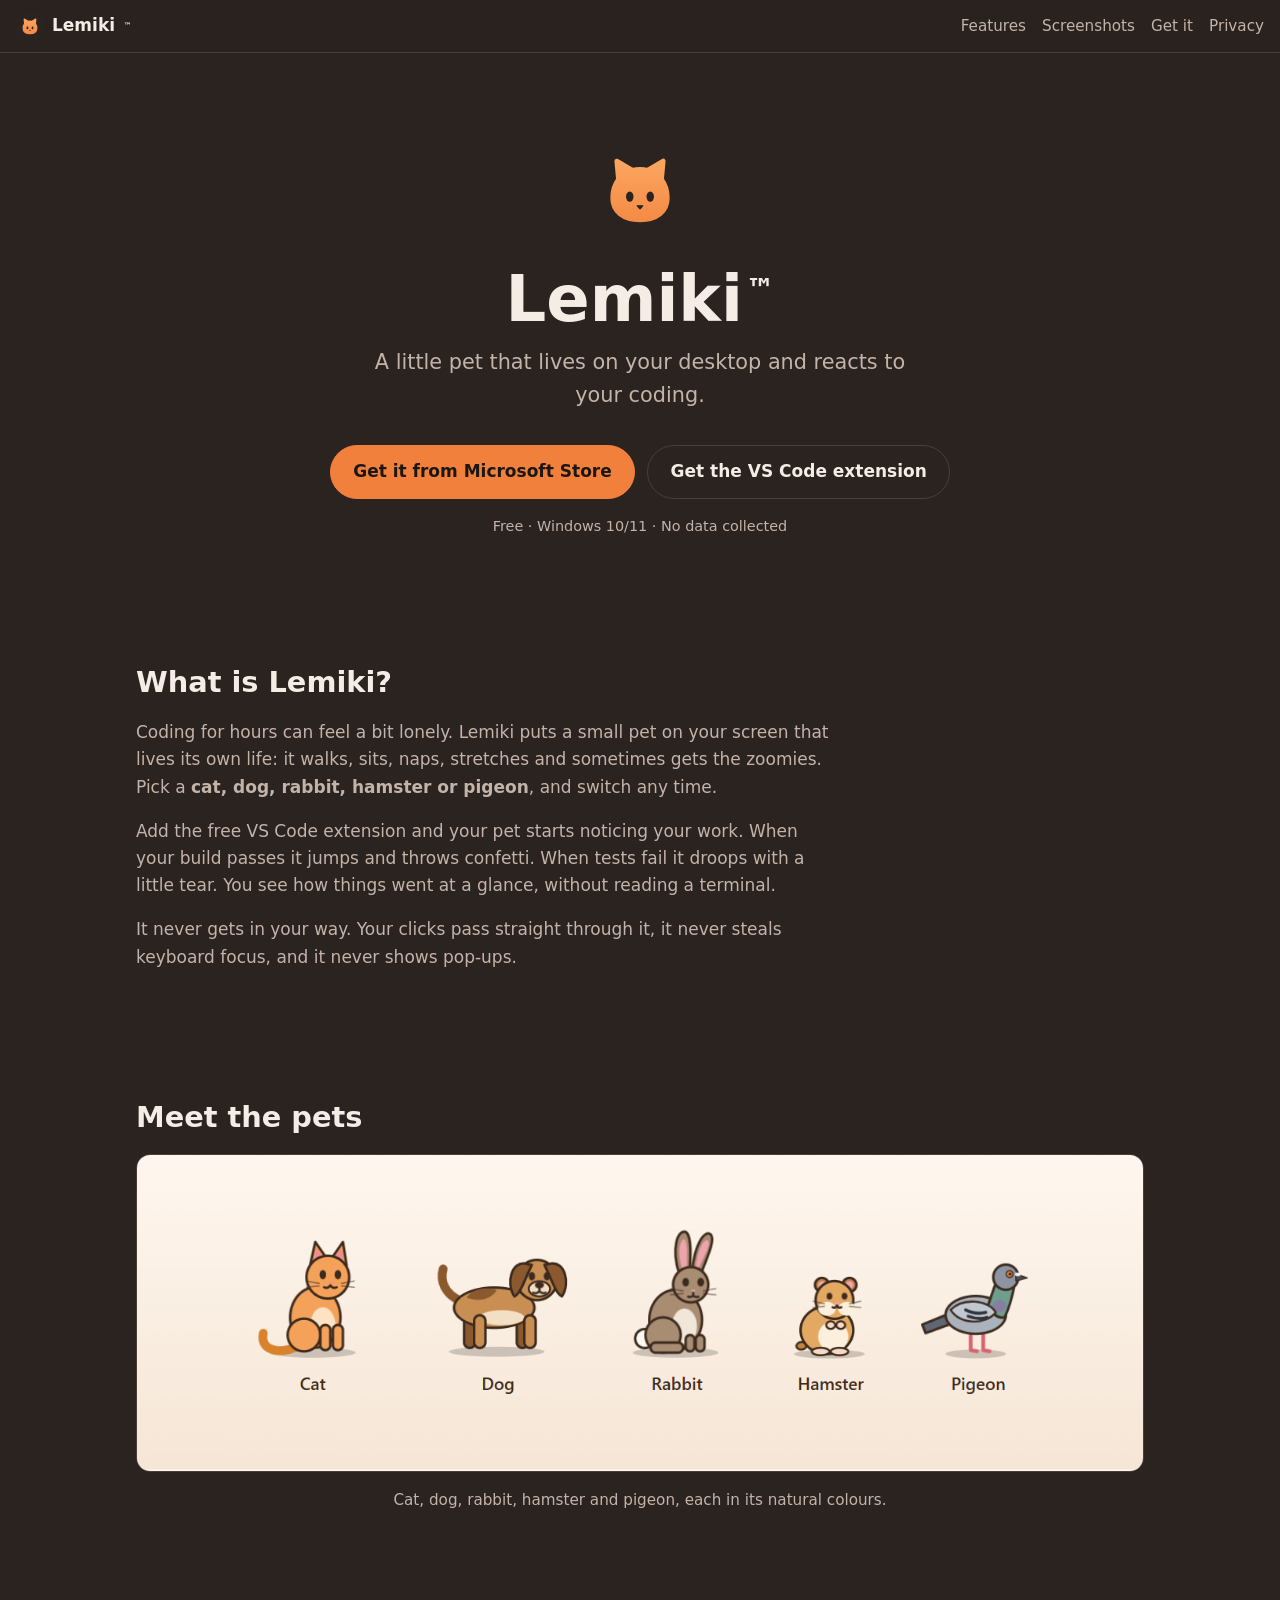
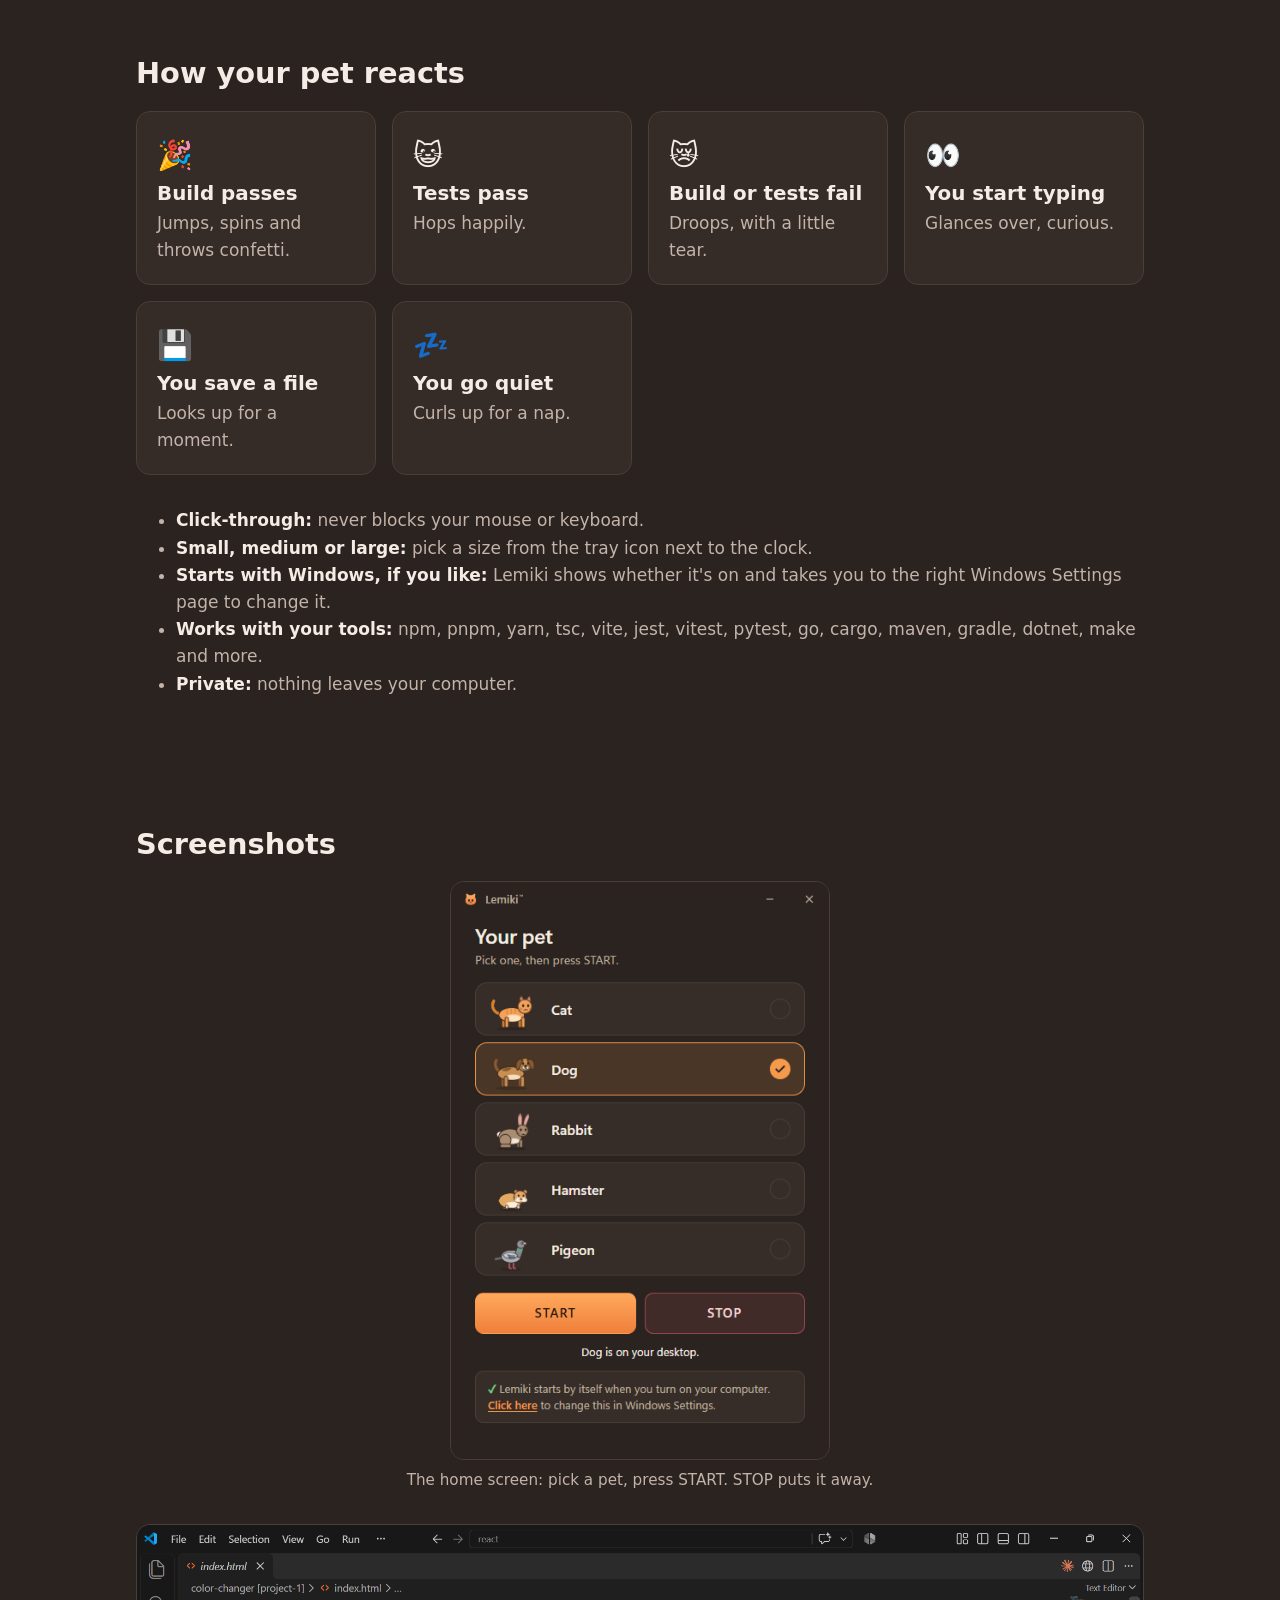
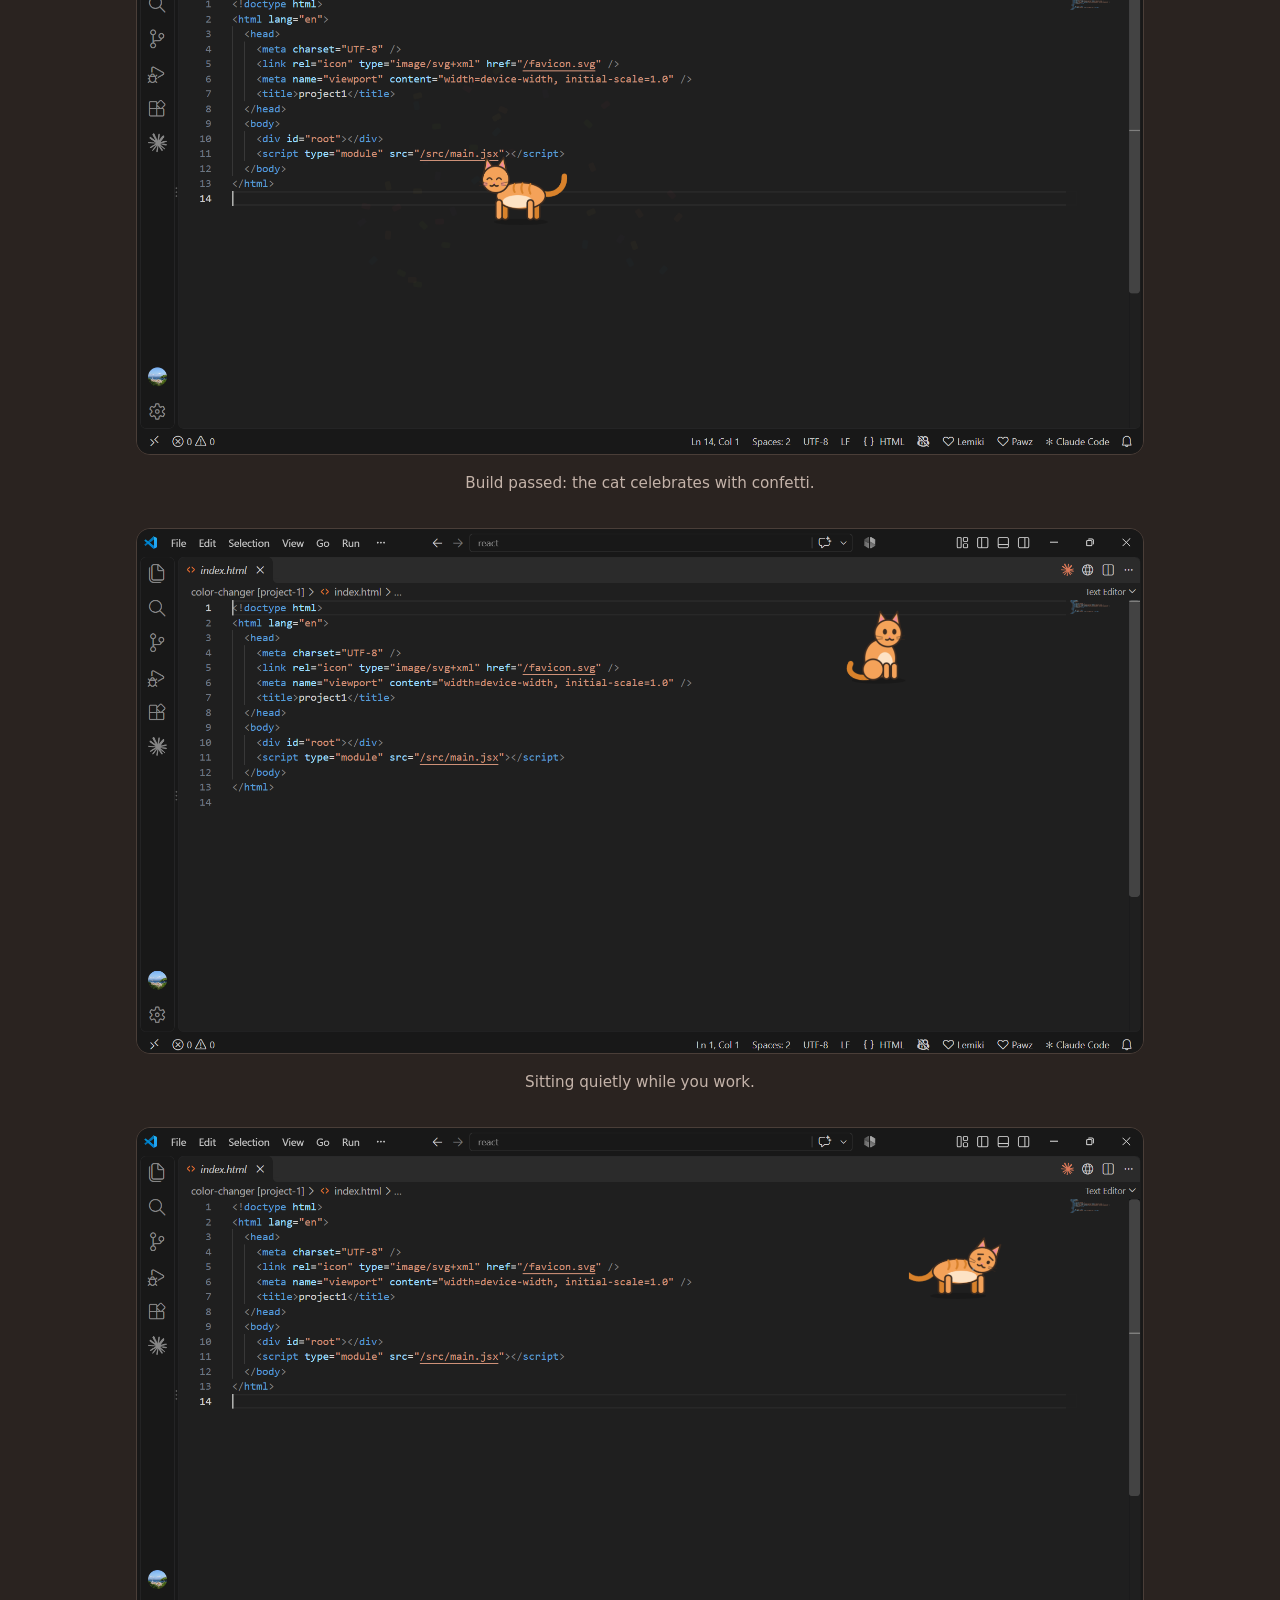
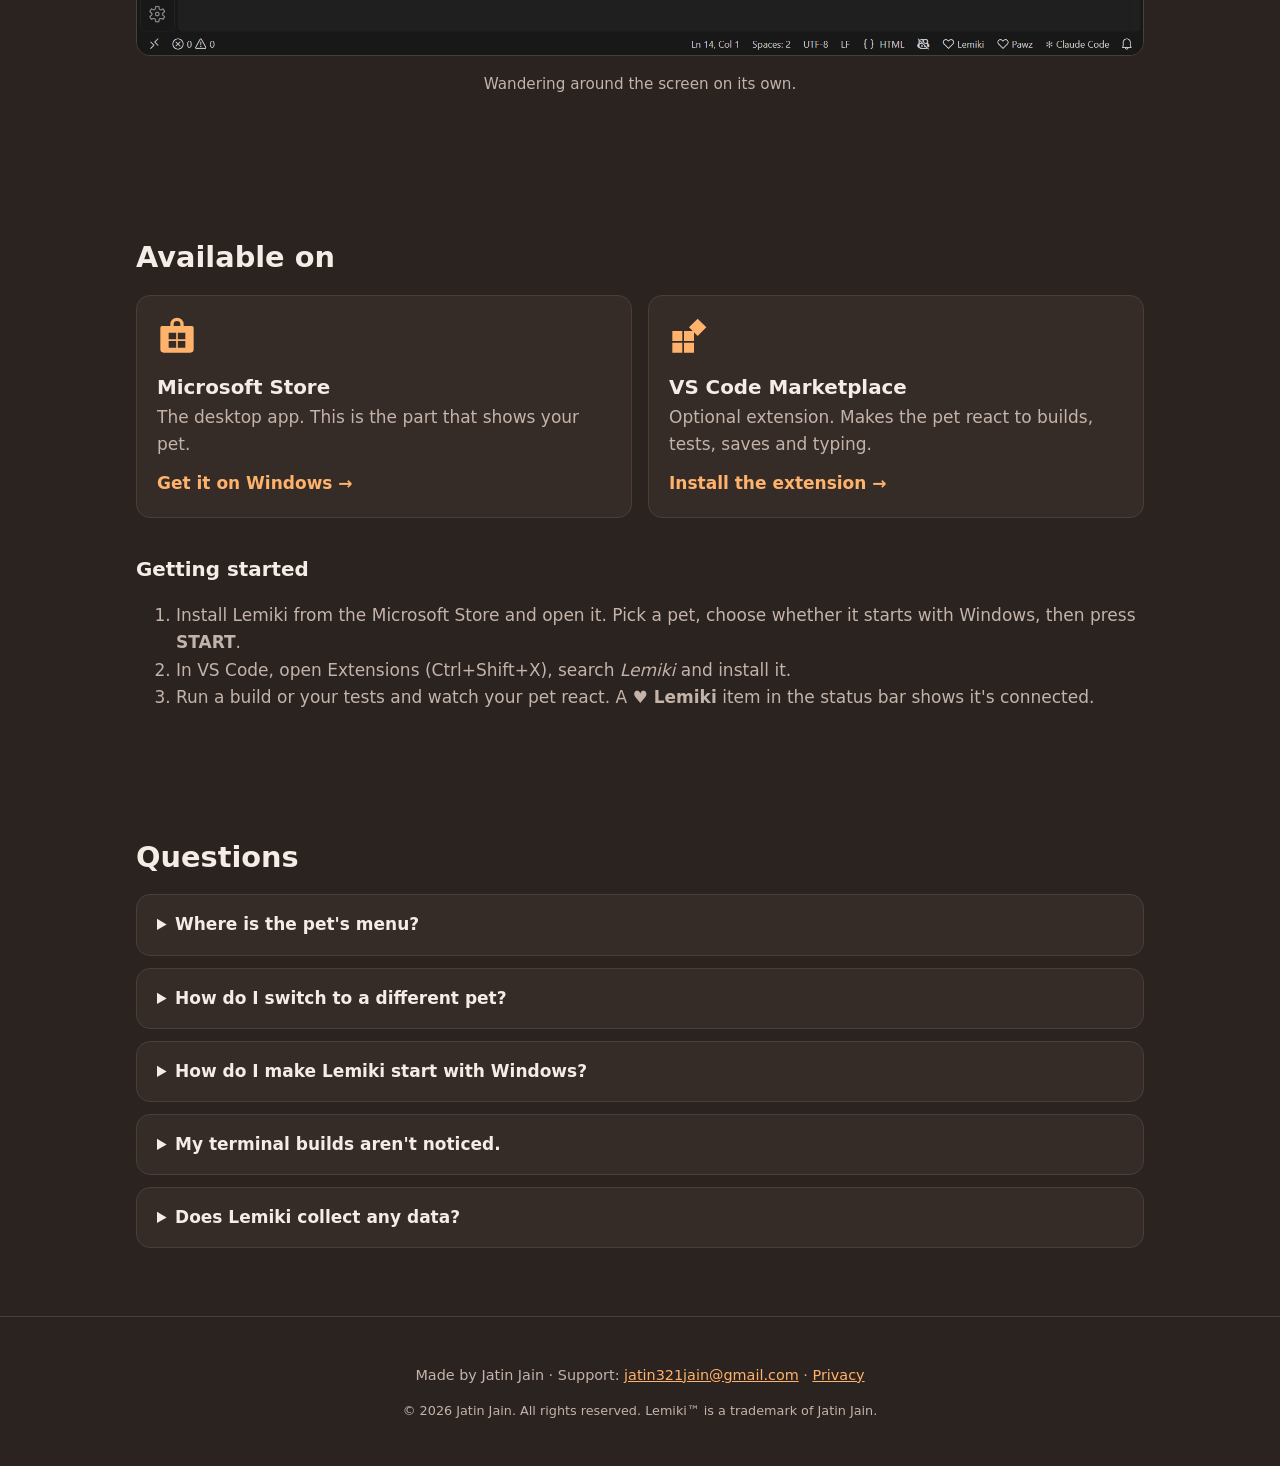
<file: index.html>
<!doctype html>
<html lang="en">
  <head>
    <meta charset="UTF-8" />
    <meta name="viewport" content="width=device-width, initial-scale=1" />
    <title>Lemiki™ · A desktop pet that reacts to your coding</title>
    <meta
      name="description"
      content="Lemiki is a little pet (cat, dog, rabbit, hamster or pigeon) that lives on your desktop while you code. It celebrates passing builds, gets sad when tests fail and naps when you're away."
    />
    <link rel="icon" type="image/svg+xml" href="assets/icon.svg" />
    <meta property="og:title" content="Lemiki™" />
    <meta property="og:description" content="A little pet that lives on your desktop and reacts to your coding." />
    <meta property="og:image" content="https://jatin-jain-123.github.io/lemiki/screenshots/celebrating.png" />
    <meta property="og:url" content="https://jatin-jain-123.github.io/lemiki/" />
    <meta name="twitter:card" content="summary_large_image" />
    <link rel="stylesheet" href="styles.css" />
  </head>
  <body>
    <header class="nav">
      <a class="brand" href="./"><img src="assets/icon.svg" alt="" width="28" height="28" />Lemiki<sup class="tm" title="Lemiki is a trademark of Jatin Jain">™</sup></a>
      <nav>
        <a href="#features">Features</a>
        <a href="#screenshots">Screenshots</a>
        <a href="#get">Get it</a>
        <a href="privacy.html">Privacy</a>
      </nav>
    </header>

    <main>
      <!-- Title + tagline -->
      <section class="hero">
        <img class="hero-logo" src="assets/icon.svg" alt="Lemiki logo" width="112" height="112" />
        <h1>Lemiki<sup class="tm" title="Lemiki is a trademark of Jatin Jain">™</sup></h1>
        <p class="tagline">A little pet that lives on your desktop and reacts to your coding.</p>
        <div class="cta">
          <a class="button primary" href="https://apps.microsoft.com/detail/9N3KJWB1CTH1">Get it from Microsoft Store</a>
          <a class="button" href="https://marketplace.visualstudio.com/items?itemName=Jatin-Jain.lemiki"
            >Get the VS Code extension</a
          >
        </div>
        <p class="note">Free · Windows 10/11 · No data collected</p>
      </section>

      <!-- Description -->
      <section class="description">
        <h2>What is Lemiki?</h2>
        <p>
          Coding for hours can feel a bit lonely. Lemiki puts a small pet on your screen that lives its own life: it
          walks, sits, naps, stretches and sometimes gets the zoomies. Pick a <strong>cat, dog, rabbit, hamster or
          pigeon</strong>, and switch any time.
        </p>
        <p>
          Add the free VS Code extension and your pet starts noticing your work. When your build passes it jumps and
          throws confetti. When tests fail it droops with a little tear. You see how things went at a glance, without
          reading a terminal.
        </p>
        <p>
          It never gets in your way. Your clicks pass straight through it, it never steals keyboard focus, and it never
          shows pop-ups.
        </p>
      </section>

      <section id="pets" class="screenshots">
        <h2>Meet the pets</h2>
        <figure>
          <img src="screenshots/pets.png" alt="The five Lemiki pets: cat, dog, rabbit, hamster and pigeon" loading="lazy" />
          <figcaption>Cat, dog, rabbit, hamster and pigeon, each in its natural colours.</figcaption>
        </figure>
      </section>

      <section id="features" class="features">
        <h2>How your pet reacts</h2>
        <div class="grid">
          <div class="card"><span class="emoji">🎉</span><h3>Build passes</h3><p>Jumps, spins and throws confetti.</p></div>
          <div class="card"><span class="emoji">😺</span><h3>Tests pass</h3><p>Hops happily.</p></div>
          <div class="card"><span class="emoji">😿</span><h3>Build or tests fail</h3><p>Droops, with a little tear.</p></div>
          <div class="card"><span class="emoji">👀</span><h3>You start typing</h3><p>Glances over, curious.</p></div>
          <div class="card"><span class="emoji">💾</span><h3>You save a file</h3><p>Looks up for a moment.</p></div>
          <div class="card"><span class="emoji">💤</span><h3>You go quiet</h3><p>Curls up for a nap.</p></div>
        </div>
        <ul class="facts">
          <li><strong>Click-through:</strong> never blocks your mouse or keyboard.</li>
          <li><strong>Small, medium or large:</strong> pick a size from the tray icon next to the clock.</li>
          <li><strong>Starts with Windows, if you like:</strong> Lemiki shows whether it's on and takes you to the right Windows Settings page to change it.</li>
          <li>
            <strong>Works with your tools:</strong> npm, pnpm, yarn, tsc, vite, jest, vitest, pytest, go, cargo, maven,
            gradle, dotnet, make and more.
          </li>
          <li><strong>Private:</strong> nothing leaves your computer.</li>
        </ul>
      </section>

      <!-- Screenshots -->
      <section id="screenshots" class="screenshots">
        <h2>Screenshots</h2>
        <figure class="narrow">
          <img src="screenshots/home.png" alt="The Lemiki home screen: five pets with the dog ticked, START and STOP buttons, and the start-with-Windows status" loading="lazy" />
          <figcaption>The home screen: pick a pet, press START. STOP puts it away.</figcaption>
        </figure>
        <figure>
          <img src="screenshots/celebrating.png" alt="The cat celebrating with confetti over VS Code" loading="lazy" />
          <figcaption>Build passed: the cat celebrates with confetti.</figcaption>
        </figure>
        <figure>
          <img src="screenshots/sitting.png" alt="The cat sitting on top of a VS Code window" loading="lazy" />
          <figcaption>Sitting quietly while you work.</figcaption>
        </figure>
        <figure>
          <img src="screenshots/walking.png" alt="The cat walking across the editor" loading="lazy" />
          <figcaption>Wandering around the screen on its own.</figcaption>
        </figure>
      </section>

      <!-- Platforms -->
      <section id="get" class="platforms">
        <h2>Available on</h2>
        <div class="grid two">
          <a class="platform" href="https://apps.microsoft.com/detail/9N3KJWB1CTH1" title="Get Lemiki from the Microsoft Store">
            <svg class="platform-icon" viewBox="0 0 24 24" aria-hidden="true"><path fill="currentColor" d="M8 6V5a4 4 0 0 1 8 0v1h5a1 1 0 0 1 1 1v13a2 2 0 0 1-2 2H4a2 2 0 0 1-2-2V7a1 1 0 0 1 1-1zm2 0h4V5a2 2 0 0 0-4 0zM7 10v4h4.5v-4zm5.5 0v4H17v-4zM7 15v4h4.5v-4zm5.5 0v4H17v-4z"/></svg>
            <h3>Microsoft Store</h3>
            <p>The desktop app. This is the part that shows your pet.</p>
            <span class="link">Get it on Windows →</span>
          </a>
          <a class="platform" href="https://marketplace.visualstudio.com/items?itemName=Jatin-Jain.lemiki" title="Install Lemiki from the VS Code Marketplace">
            <svg class="platform-icon" viewBox="0 0 24 24" aria-hidden="true"><path fill="currentColor" d="M2 9h6v6H2zM9 9h6v6H9zM2 16h6v6H2zM9 16h6v6H9zM17.2 1.6l5.2 5.2-5.2 5.2-5.2-5.2z"/></svg>
            <h3>VS Code Marketplace</h3>
            <p>Optional extension. Makes the pet react to builds, tests, saves and typing.</p>
            <span class="link">Install the extension →</span>
          </a>
        </div>
        <h3 class="steps-title">Getting started</h3>
        <ol class="steps">
          <li>Install Lemiki from the Microsoft Store and open it. Pick a pet, choose whether it starts with Windows, then press <strong>START</strong>.</li>
          <li>In VS Code, open Extensions (Ctrl+Shift+X), search <em>Lemiki</em> and install it.</li>
          <li>Run a build or your tests and watch your pet react. A <strong>♥ Lemiki</strong> item in the status bar shows it's connected.</li>
        </ol>
      </section>

      <section class="faq">
        <h2>Questions</h2>
        <details>
          <summary>Where is the pet's menu?</summary>
          <p>
            Click the orange cat-face icon next to the clock. Windows may hide it under the <strong>^</strong> arrow;
            drag it onto the taskbar to keep it visible. From there you can open the home screen, hide the pet, change
            its size or quit.
          </p>
        </details>
        <details>
          <summary>How do I switch to a different pet?</summary>
          <p>Open Lemiki (or click <strong>Open Lemiki</strong> in the tray menu), tick another pet and press <strong>START</strong>.</p>
        </details>
        <details>
          <summary>How do I make Lemiki start with Windows?</summary>
          <p>
            On the home screen, under START, use <strong>Click here</strong>. It opens <em>Settings › Apps › Startup</em>; switch
            Lemiki on (or off). When Lemiki starts this way, your pet simply appears, with no windows.
          </p>
        </details>
        <details>
          <summary>My terminal builds aren't noticed.</summary>
          <p>
            Use PowerShell, bash, zsh or fish in VS Code (not the old cmd.exe), or run the build as a VS Code task
            (Ctrl+Shift+B).
          </p>
        </details>
        <details>
          <summary>Does Lemiki collect any data?</summary>
          <p>No. Everything stays on your computer. See the <a href="privacy.html">privacy policy</a>.</p>
        </details>
      </section>
    </main>

    <footer>
      <p>Made by Jatin Jain · Support: <a href="mailto:jatin321jain@gmail.com">jatin321jain@gmail.com</a> · <a href="privacy.html">Privacy</a></p>
      <p class="legal">© 2026 Jatin Jain. All rights reserved. Lemiki™ is a trademark of Jatin Jain.</p>
    </footer>
  </body>
</html>
</file>
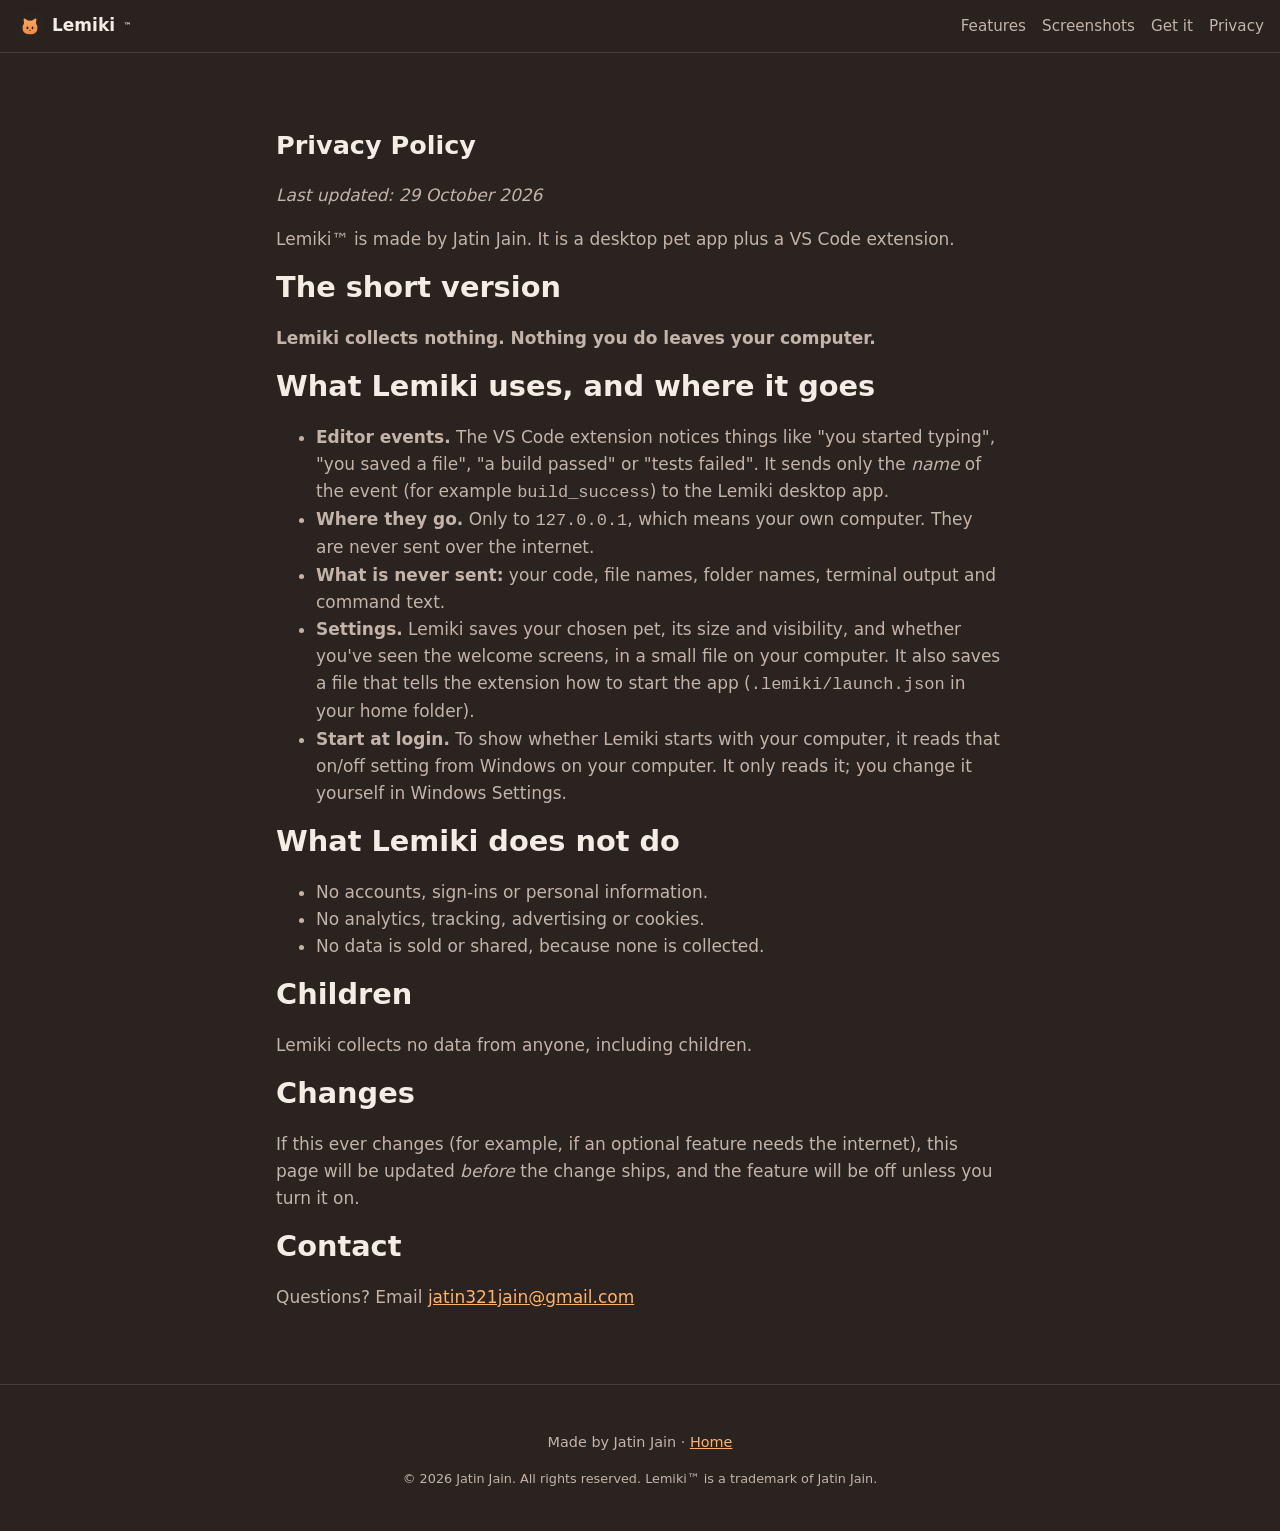
<file: privacy.html>
<!doctype html>
<html lang="en">
  <head>
    <meta charset="UTF-8" />
    <meta name="viewport" content="width=device-width, initial-scale=1" />
    <title>Lemiki™ · Privacy Policy</title>
    <meta name="description" content="Lemiki collects nothing. Nothing you do leaves your computer." />
    <link rel="icon" type="image/svg+xml" href="assets/icon.svg" />
    <link rel="stylesheet" href="styles.css" />
  </head>
  <body>
    <header class="nav">
      <a class="brand" href="./"><img src="assets/icon.svg" alt="" width="28" height="28" />Lemiki<sup class="tm" title="Lemiki is a trademark of Jatin Jain">™</sup></a>
      <nav>
        <a href="./#features">Features</a>
        <a href="./#screenshots">Screenshots</a>
        <a href="./#get">Get it</a>
        <a href="privacy.html">Privacy</a>
      </nav>
    </header>

    <main>
      <section class="page">
        <h1>Privacy Policy</h1>
        <p><em>Last updated: 29 October 2026</em></p>
        <p>Lemiki™ is made by Jatin Jain. It is a desktop pet app plus a VS Code extension.</p>

        <h2>The short version</h2>
        <p><strong>Lemiki collects nothing. Nothing you do leaves your computer.</strong></p>

        <h2>What Lemiki uses, and where it goes</h2>
        <ul>
          <li>
            <strong>Editor events.</strong> The VS Code extension notices things like "you started typing", "you saved
            a file", "a build passed" or "tests failed". It sends only the <em>name</em> of the event (for example
            <code>build_success</code>) to the Lemiki desktop app.
          </li>
          <li>
            <strong>Where they go.</strong> Only to <code>127.0.0.1</code>, which means your own computer. They are
            never sent over the internet.
          </li>
          <li><strong>What is never sent:</strong> your code, file names, folder names, terminal output and command text.</li>
          <li>
            <strong>Settings.</strong> Lemiki saves your chosen pet, its size and visibility, and whether you've seen the
            welcome screens, in a small file on your computer. It also saves a file that tells the extension how to start
            the app (<code>.lemiki/launch.json</code> in your home folder).
          </li>
          <li>
            <strong>Start at login.</strong> To show whether Lemiki starts with your computer, it reads that on/off
            setting from Windows on your computer. It only reads it; you change it yourself in Windows Settings.
          </li>
        </ul>

        <h2>What Lemiki does not do</h2>
        <ul>
          <li>No accounts, sign-ins or personal information.</li>
          <li>No analytics, tracking, advertising or cookies.</li>
          <li>No data is sold or shared, because none is collected.</li>
        </ul>

        <h2>Children</h2>
        <p>Lemiki collects no data from anyone, including children.</p>

        <h2>Changes</h2>
        <p>
          If this ever changes (for example, if an optional feature needs the internet), this page will be updated
          <em>before</em> the change ships, and the feature will be off unless you turn it on.
        </p>

        <h2>Contact</h2>
        <p>Questions? Email <a href="mailto:jatin321jain@gmail.com">jatin321jain@gmail.com</a></p>
      </section>
    </main>

    <footer>
      <p>Made by Jatin Jain · <a href="./">Home</a></p>
      <p class="legal">© 2026 Jatin Jain. All rights reserved. Lemiki™ is a trademark of Jatin Jain.</p>
    </footer>
  </body>
</html>
</file>
<file: styles.css>
:root {
  --bg: #2a2320;
  --bg-raised: #352c28;
  --line: #4a3e38;
  --text: #f6ece6;
  --muted: #c4b3a9;
  --accent: #f0803c;
  --accent-soft: #ffb26b;
  --radius: 14px;
}

* {
  box-sizing: border-box;
}

html {
  scroll-behavior: smooth;
}

body {
  margin: 0;
  background: var(--bg);
  color: var(--text);
  font: 17px/1.6 system-ui, -apple-system, 'Segoe UI', Roboto, sans-serif;
}

a {
  color: var(--accent-soft);
}

h1,
h2,
h3 {
  line-height: 1.2;
}

h2 {
  font-size: 1.8rem;
  margin: 0 0 1.25rem;
}

main > section {
  max-width: 1040px;
  margin: 0 auto;
  padding: 3.5rem 16px;
}

/* Top bar */
.nav {
  position: sticky;
  top: 0;
  z-index: 1;
  display: flex;
  align-items: center;
  justify-content: space-between;
  gap: 1rem;
  padding: 0.75rem 16px;
  background: rgb(42 35 32 / 0.92);
  backdrop-filter: blur(8px);
  border-bottom: 1px solid var(--line);
}

.brand {
  display: flex;
  align-items: center;
  gap: 0.5rem;
  color: var(--text);
  font-weight: 700;
  text-decoration: none;
}

.nav nav {
  display: flex;
  flex-wrap: wrap;
  gap: 1rem;
}

.nav nav a {
  color: var(--muted);
  text-decoration: none;
  font-size: 0.95rem;
}

.nav nav a:hover {
  color: var(--text);
}

/* Hero */
.hero {
  text-align: center;
  padding-top: 5rem !important;
}

.hero h1 {
  font-size: clamp(2.6rem, 8vw, 4rem);
  margin: 0.5rem 0;
}

.tagline {
  font-size: 1.3rem;
  color: var(--muted);
  max-width: 34rem;
  margin: 0 auto 2rem;
}

.cta {
  display: flex;
  flex-wrap: wrap;
  justify-content: center;
  gap: 0.75rem;
}

.button {
  display: inline-block;
  padding: 0.8rem 1.4rem;
  border-radius: 999px;
  border: 1px solid var(--line);
  color: var(--text);
  text-decoration: none;
  font-weight: 600;
}

.button.primary {
  background: var(--accent);
  border-color: var(--accent);
  color: #1d1714;
}

.button:hover {
  filter: brightness(1.1);
}

.note {
  color: var(--muted);
  font-size: 0.9rem;
  margin-top: 1rem;
}

/* Description */
.description p {
  max-width: 44rem;
  color: var(--muted);
}

/* Cards */
.grid {
  display: grid;
  grid-template-columns: repeat(auto-fit, minmax(220px, 1fr));
  gap: 1rem;
}

.grid.two {
  grid-template-columns: repeat(auto-fit, minmax(280px, 1fr));
}

.card,
.platform {
  background: var(--bg-raised);
  border: 1px solid var(--line);
  border-radius: var(--radius);
  padding: 1.25rem;
}

.card h3,
.platform h3 {
  margin: 0.25rem 0;
}

.card p,
.platform p {
  margin: 0;
  color: var(--muted);
}

.emoji {
  font-size: 1.8rem;
}

.facts {
  margin-top: 2rem;
  color: var(--muted);
}

.facts strong {
  color: var(--text);
}

/* Screenshots */
.screenshots figure {
  margin: 0 0 2rem;
}

.screenshots img {
  width: 100%;
  height: auto;
  border-radius: var(--radius);
  border: 1px solid var(--line);
}

/* Portrait screenshots (the app window) stay a sensible size */
.screenshots figure.narrow img {
  display: block;
  max-width: 380px;
  margin: 0 auto;
}

.screenshots figcaption {
  color: var(--muted);
  font-size: 0.95rem;
  margin-top: 0.5rem;
  text-align: center;
}

/* Platforms */
.platform {
  display: block;
  text-decoration: none;
  color: var(--text);
  transition: border-color 0.15s;
}

.platform:hover {
  border-color: var(--accent);
}

.platform-icon {
  width: 40px;
  height: 40px;
  color: var(--accent-soft);
  margin-bottom: 0.5rem;
}

.platform .link {
  display: inline-block;
  margin-top: 0.75rem;
  color: var(--accent-soft);
  font-weight: 600;
}

.steps-title {
  margin-top: 2.5rem;
}

.steps {
  color: var(--muted);
}

/* FAQ */
details {
  background: var(--bg-raised);
  border: 1px solid var(--line);
  border-radius: var(--radius);
  padding: 1rem 1.25rem;
  margin-bottom: 0.75rem;
}

summary {
  cursor: pointer;
  font-weight: 600;
}

details p {
  color: var(--muted);
  margin-bottom: 0;
}

/* Privacy page */
.page {
  max-width: 760px;
}

.page p,
.page li {
  color: var(--muted);
}

footer {
  border-top: 1px solid var(--line);
  text-align: center;
  color: var(--muted);
  font-size: 0.9rem;
  padding: 2rem 16px;
}

/* Trademark mark after the product name */
.tm {
  font-size: 0.45em;
  font-weight: 600;
  margin-left: 0.1em;
  vertical-align: super;
  line-height: 0;
}

.legal {
  font-size: 0.8rem;
  margin-top: 0.25rem;
}
</file>
